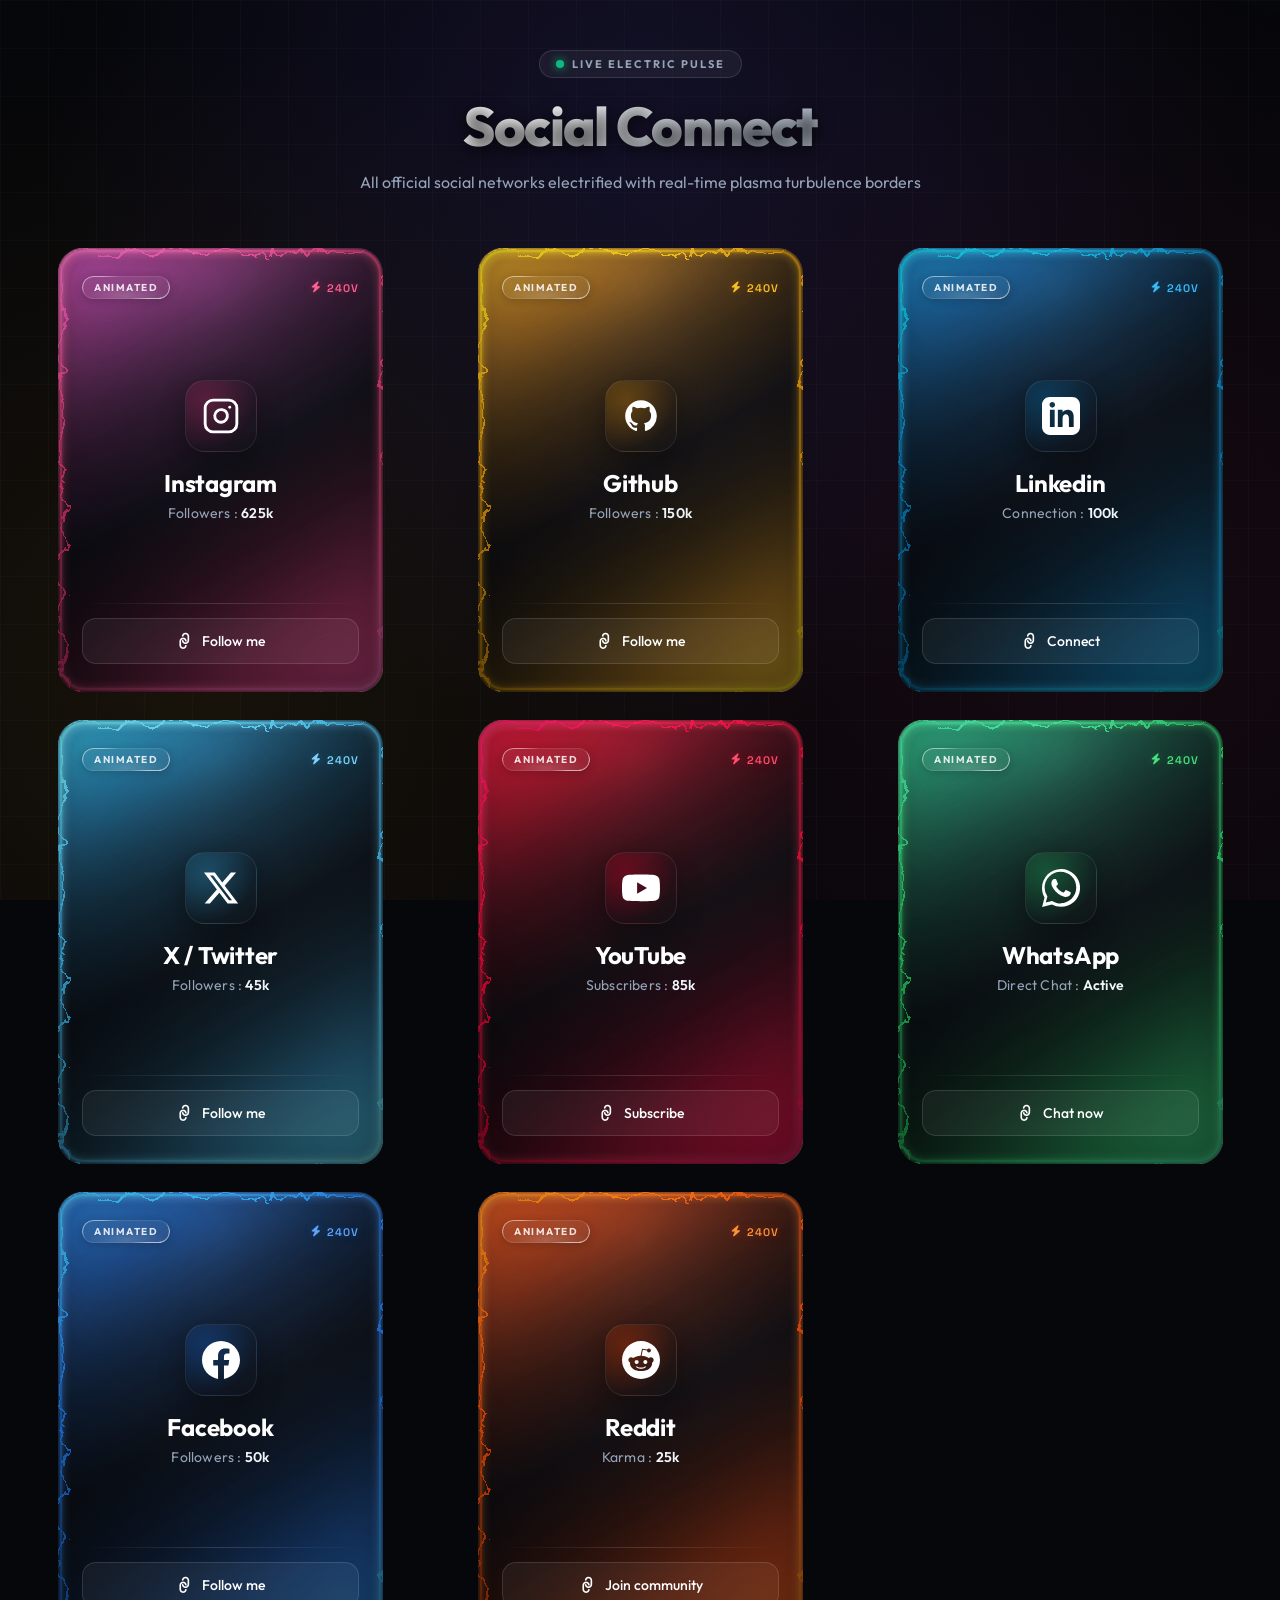
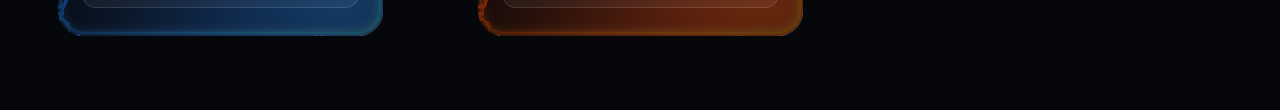
<file: Media/electric_banner.html>
<!DOCTYPE html>
<html lang="en">
<head>
  <meta charset="UTF-8">
  <meta name="viewport" content="width=device-width, initial-scale=1.0">
  <title>Animated Electric Social Media Showcase</title>
  <link rel="preconnect" href="https://fonts.googleapis.com">
  <link rel="preconnect" href="https://fonts.gstatic.com" crossorigin>
  <link href="https://fonts.googleapis.com/css2?family=Outfit:wght@300;400;500;600;700;800&family=Space+Grotesk:wght@500;700&display=swap" rel="stylesheet">
  <link rel="stylesheet" href="https://cdnjs.cloudflare.com/ajax/libs/font-awesome/6.5.1/css/all.min.css">
  <style>
    :root {
      --color-neutral-950: #06070a;
      --color-neutral-900: #0d1017;
      --font-main: 'Outfit', -apple-system, BlinkMacSystemFont, 'Segoe UI', Roboto, sans-serif;
      --font-mono: 'Space Grotesk', monospace;
    }

    * {
      margin: 0;
      padding: 0;
      box-sizing: border-box;
    }

    html {
      overflow-x: hidden;
    }

    body {
      font-family: var(--font-main);
      background-color: var(--color-neutral-950);
      color: #f1f5f9;
      min-height: 100vh;
      overflow-x: hidden;
      display: flex;
      flex-direction: column;
      align-items: center;
      justify-content: flex-start;
      padding: 50px 1.25rem 4rem;
      position: relative;
      -webkit-font-smoothing: antialiased;
    }

    /* Ambient lighting grid */
    body::before {
      content: '';
      position: fixed;
      inset: 0;
      background-image: 
        radial-gradient(circle at 50% 15%, rgba(99, 72, 221, 0.14) 0%, transparent 60%),
        radial-gradient(circle at 85% 65%, rgba(225, 48, 108, 0.08) 0%, transparent 50%),
        radial-gradient(circle at 15% 75%, rgba(245, 158, 11, 0.08) 0%, transparent 50%),
        linear-gradient(to right, rgba(255, 255, 255, 0.02) 1px, transparent 1px),
        linear-gradient(to bottom, rgba(255, 255, 255, 0.02) 1px, transparent 1px);
      background-size: 100% 100%, 100% 100%, 100% 100%, 48px 48px, 48px 48px;
      pointer-events: none;
      z-index: 0;
    }

    /* SVG Filter container */
    .svg-container {
      position: absolute;
      width: 0;
      height: 0;
      pointer-events: none;
      opacity: 0;
      overflow: hidden;
    }

    /* Header text */
    .banner-header {
      position: relative;
      z-index: 1;
      text-align: center;
      margin-bottom: 44px;
      padding: 0 1rem;
    }

    .banner-badge {
      display: inline-flex;
      align-items: center;
      gap: 8px;
      padding: 6px 16px;
      border-radius: 999px;
      background: rgba(255, 255, 255, 0.05);
      border: 1px solid rgba(255, 255, 255, 0.12);
      font-size: 11px;
      letter-spacing: 2px;
      text-transform: uppercase;
      font-weight: 700;
      color: #94a3b8;
      margin-bottom: 14px;
    }

    .banner-badge .pulse-dot {
      width: 8px;
      height: 8px;
      border-radius: 50%;
      background: #10b981;
      box-shadow: 0 0 10px #10b981;
      animation: pulseDot 2s infinite ease-in-out;
    }

    @keyframes pulseDot {
      0%, 100% { transform: scale(0.9); opacity: 0.8; }
      50% { transform: scale(1.3); opacity: 1; }
    }

    .banner-title {
      font-size: clamp(2rem, 5vw, 3.4rem);
      font-weight: 800;
      letter-spacing: -0.03em;
      background: linear-gradient(135deg, #ffffff 30%, #94a3b8 100%);
      -webkit-background-clip: text;
      -webkit-text-fill-color: transparent;
      margin-bottom: 10px;
      text-shadow: 0 4px 16px rgba(0, 0, 0, 0.8);
    }

    .banner-subtitle {
      font-size: clamp(14px, 2vw, 16px);
      color: #94a3b8;
      max-width: 600px;
      margin: 0 auto;
      line-height: 1.5;
    }

    /* Cards Responsive Grid */
    .cards-grid {
      position: relative;
      z-index: 1;
      display: grid;
      grid-template-columns: repeat(auto-fill, minmax(290px, 1fr));
      gap: 32px;
      max-width: 1360px;
      width: 100%;
      justify-items: center;
      align-items: stretch;
      padding: 10px 4px;
    }

    /* Individual Card Container */
    .card-container {
      width: 100%;
      max-width: 325px;
      min-width: 270px;
      padding: 2px;
      border-radius: 26px;
      position: relative;
      background: linear-gradient(
          -30deg,
          var(--gradient-color),
          transparent 50%,
          var(--gradient-color)
        ),
        linear-gradient(
          to bottom,
          rgba(15, 17, 23, 0.95),
          rgba(15, 17, 23, 0.95)
        );
      transition: transform 0.4s cubic-bezier(0.16, 1, 0.3, 1), box-shadow 0.4s ease;
      content-visibility: auto;
      contain-intrinsic-size: 325px 440px;
      transform: translateZ(0);
    }

    .card-container:hover {
      transform: translateY(-8px) translateZ(0);
    }

    /* Inner container */
    .inner-container {
      position: relative;
      border-radius: 24px;
      height: 440px;
      width: 100%;
    }

    /* Outer static border frame */
    .border-outer {
      border: 2px solid var(--border-outer-color);
      border-radius: 24px;
      width: 100%;
      height: 100%;
      box-sizing: border-box;
      padding-right: 4px;
      padding-bottom: 4px;
    }

    /* Main electric card applying the SVG turbulence displacement filter */
    .main-card {
      width: calc(100% + 8px);
      height: calc(100% + 8px);
      border-radius: 24px;
      border: 2px solid var(--electric-border-color);
      margin-top: -4px;
      margin-left: -4px;
      filter: url(#turbulent-displace);
      position: absolute;
      top: 0;
      left: 0;
      pointer-events: none;
      box-sizing: border-box;
      transform: translateZ(0);
      will-change: filter;
    }

    /* Dual Glow Layers */
    .glow-layer-1 {
      border: 2px solid var(--electric-glow-1);
      border-radius: 24px;
      width: 100%;
      height: 100%;
      position: absolute;
      top: 0;
      left: 0;
      right: 0;
      bottom: 0;
      filter: blur(1.5px);
      pointer-events: none;
      transform: translateZ(0);
    }

    .glow-layer-2 {
      border: 2px solid var(--electric-light-color);
      border-radius: 24px;
      width: 100%;
      height: 100%;
      position: absolute;
      top: 0;
      left: 0;
      right: 0;
      bottom: 0;
      filter: blur(4px);
      pointer-events: none;
      transform: translateZ(0);
    }

    /* Overlays for high-voltage energy highlights */
    .overlay-1 {
      position: absolute;
      width: 100%;
      height: 100%;
      top: 0;
      left: 0;
      right: 0;
      bottom: 0;
      border-radius: 24px;
      opacity: 0.85;
      mix-blend-mode: overlay;
      transform: scale(1.05) translateZ(0);
      filter: blur(14px);
      background: linear-gradient(
        -30deg,
        rgba(255, 255, 255, 0.9),
        transparent 35%,
        transparent 65%,
        rgba(255, 255, 255, 0.9)
      );
      pointer-events: none;
    }

    .overlay-2 {
      position: absolute;
      width: 100%;
      height: 100%;
      top: 0;
      left: 0;
      right: 0;
      bottom: 0;
      border-radius: 24px;
      opacity: 0.4;
      mix-blend-mode: overlay;
      transform: scale(1.05) translateZ(0);
      filter: blur(16px);
      background: linear-gradient(
        -30deg,
        rgba(255, 255, 255, 0.8),
        transparent 30%,
        transparent 70%,
        rgba(255, 255, 255, 0.8)
      );
      pointer-events: none;
    }

    /* Atmospheric ambient glow behind the card */
    .background-glow {
      position: absolute;
      width: 100%;
      height: 100%;
      top: 0;
      left: 0;
      right: 0;
      bottom: 0;
      border-radius: 24px;
      filter: blur(32px);
      transform: scale(1.1) translateZ(0);
      opacity: 0.35;
      z-index: -1;
      background: var(--background-glow-gradient);
      transition: opacity 0.4s ease, filter 0.4s ease;
      pointer-events: none;
    }

    .card-container:hover .background-glow {
      opacity: 0.65;
      filter: blur(40px);
    }

    /* Content container inside the card */
    .content-container {
      position: absolute;
      inset: 0;
      width: 100%;
      height: 100%;
      display: flex;
      flex-direction: column;
      justify-content: space-between;
      padding: 28px 24px;
      z-index: 2;
      border-radius: 24px;
      background: radial-gradient(
        120% 100% at 50% 10%,
        rgba(255, 255, 255, 0.04) 0%,
        rgba(0, 0, 0, 0.25) 60%,
        rgba(0, 0, 0, 0.6) 100%
      );
    }

    /* Top row inside card */
    .content-top {
      display: flex;
      align-items: center;
      justify-content: space-between;
      width: 100%;
    }

    .scrollbar-glass {
      background: radial-gradient(
          47.2% 50% at 50.39% 88.37%,
          rgba(255, 255, 255, 0.16) 0%,
          rgba(255, 255, 255, 0) 100%
        ),
        rgba(255, 255, 255, 0.05);
      position: relative;
      transition: all 0.3s ease;
      border-radius: 12px;
      width: fit-content;
      padding: 5px 12px;
      text-transform: uppercase;
      font-weight: 700;
      font-size: 10px;
      letter-spacing: 1.5px;
      color: rgba(255, 255, 255, 0.85);
      box-shadow: 0 2px 8px rgba(0, 0, 0, 0.2);
    }

    .scrollbar-glass:hover {
      background: radial-gradient(
          47.2% 50% at 50.39% 88.37%,
          rgba(255, 255, 255, 0.22) 0%,
          rgba(255, 255, 255, 0.1) 100%
        ),
        rgba(255, 255, 255, 0.1);
      color: #fff;
    }

    .scrollbar-glass::before {
      content: "";
      position: absolute;
      inset: 0;
      padding: 1px;
      background: linear-gradient(
        150deg,
        rgba(255, 255, 255, 0.5) 16.73%,
        rgba(255, 255, 255, 0.1) 30.2%,
        rgba(255, 255, 255, 0.1) 68.2%,
        rgba(255, 255, 255, 0.6) 81.89%
      );
      border-radius: inherit;
      mask: linear-gradient(#fff 0 0) content-box, linear-gradient(#fff 0 0);
      mask-composite: xor;
      -webkit-mask-composite: xor;
      pointer-events: none;
    }

    .electric-tag {
      font-family: var(--font-mono);
      font-size: 11px;
      font-weight: 600;
      color: var(--electric-light-color);
      letter-spacing: 1px;
      display: flex;
      align-items: center;
      gap: 5px;
      text-shadow: 0 0 8px var(--gradient-color);
    }

    /* Center Content Area */
    .content-center {
      display: flex;
      flex-direction: column;
      align-items: center;
      justify-content: center;
      text-align: center;
      margin: auto 0;
      padding: 12px 0;
    }

    .social-icon-wrapper {
      position: relative;
      width: 72px;
      height: 72px;
      display: flex;
      align-items: center;
      justify-content: center;
      margin-bottom: 16px;
      border-radius: 20px;
      background: rgba(255, 255, 255, 0.03);
      border: 1px solid rgba(255, 255, 255, 0.08);
      box-shadow: 0 8px 24px rgba(0, 0, 0, 0.35);
      transition: transform 0.4s ease, border-color 0.4s ease, box-shadow 0.4s ease;
    }

    .card-container:hover .social-icon-wrapper {
      transform: scale(1.08);
      border-color: var(--electric-light-color);
      box-shadow: 0 12px 30px rgba(0, 0, 0, 0.5), 0 0 20px var(--gradient-color);
    }

    .social-icon-wrapper svg {
      width: 38px;
      height: 38px;
      color: #ffffff;
      transition: transform 0.3s ease;
    }

    /* Platform title */
    .title {
      font-size: 24px;
      font-weight: 700;
      color: #ffffff;
      letter-spacing: -0.01em;
      margin-bottom: 6px;
    }

    /* Metric / followers */
    .followers-stat {
      font-size: 14px;
      color: #94a3b8;
      font-weight: 400;
      letter-spacing: 0.2px;
    }

    .followers-stat span {
      color: #f1f5f9;
      font-weight: 600;
    }

    /* Divider */
    .divider {
      border: none;
      height: 1px;
      background: linear-gradient(to right, transparent, rgba(255, 255, 255, 0.15), transparent);
      width: 100%;
      margin-bottom: 14px;
    }

    /* Bottom action button */
    .content-bottom {
      width: 100%;
    }

    .action-btn {
      display: flex;
      align-items: center;
      justify-content: center;
      gap: 10px;
      width: 100%;
      padding: 12px 18px;
      min-height: 46px;
      border-radius: 14px;
      background: rgba(255, 255, 255, 0.05);
      border: 1px solid rgba(255, 255, 255, 0.12);
      color: #ffffff;
      font-size: 14px;
      font-weight: 500;
      text-decoration: none;
      transition: all 0.3s cubic-bezier(0.16, 1, 0.3, 1);
      position: relative;
      overflow: hidden;
      touch-action: manipulation;
    }

    .action-btn::before {
      content: "";
      position: absolute;
      top: 0;
      left: -100%;
      width: 100%;
      height: 100%;
      background: linear-gradient(
        90deg,
        transparent,
        rgba(255, 255, 255, 0.18),
        transparent
      );
      transition: left 0.6s ease;
    }

    .action-btn:hover::before {
      left: 100%;
    }

    .action-btn:hover {
      background: var(--electric-border-color);
      border-color: var(--electric-light-color);
      box-shadow: 0 0 22px var(--gradient-color);
      transform: translateY(-2px);
      color: #ffffff;
    }

    .action-btn i {
      font-size: 13px;
      transform: rotate(-45deg);
      transition: transform 0.3s ease;
    }

    .action-btn:hover i {
      transform: rotate(0deg);
    }

    /* Brand colors */
    .card-instagram {
      --electric-border-color: #e1306c;
      --electric-light-color: #ff6090;
      --electric-glow-1: rgba(255, 77, 128, 0.6);
      --gradient-color: rgba(225, 48, 108, 0.35);
      --border-outer-color: rgba(225, 48, 108, 0.45);
      --background-glow-gradient: linear-gradient(-30deg, #e1306c, transparent 45%, #833ab4);
    }
    .card-instagram .social-icon-wrapper {
      background: radial-gradient(circle at 30% 30%, rgba(225, 48, 108, 0.25), transparent 70%);
    }

    .card-github {
      --electric-border-color: #f59e0b;
      --electric-light-color: #fbbf24;
      --electric-glow-1: rgba(245, 158, 11, 0.65);
      --gradient-color: rgba(245, 158, 11, 0.3);
      --border-outer-color: rgba(245, 158, 11, 0.45);
      --background-glow-gradient: linear-gradient(-30deg, #f59e0b, transparent 45%, #d97706);
    }
    .card-github .social-icon-wrapper {
      background: radial-gradient(circle at 30% 30%, rgba(245, 158, 11, 0.25), transparent 70%);
    }

    .card-linkedin {
      --electric-border-color: #0284c7;
      --electric-light-color: #38bdf8;
      --electric-glow-1: rgba(2, 132, 199, 0.65);
      --gradient-color: rgba(2, 132, 199, 0.3);
      --border-outer-color: rgba(2, 132, 199, 0.45);
      --background-glow-gradient: linear-gradient(-30deg, #0284c7, transparent 45%, #0a66c2);
    }
    .card-linkedin .social-icon-wrapper {
      background: radial-gradient(circle at 30% 30%, rgba(2, 132, 199, 0.25), transparent 70%);
    }

    .card-twitter {
      --electric-border-color: #38bdf8;
      --electric-light-color: #7dd3fc;
      --electric-glow-1: rgba(56, 189, 248, 0.65);
      --gradient-color: rgba(56, 189, 248, 0.3);
      --border-outer-color: rgba(56, 189, 248, 0.45);
      --background-glow-gradient: linear-gradient(-30deg, #38bdf8, transparent 45%, #0284c7);
    }
    .card-twitter .social-icon-wrapper {
      background: radial-gradient(circle at 30% 30%, rgba(56, 189, 248, 0.25), transparent 70%);
    }

    .card-youtube {
      --electric-border-color: #ff0033;
      --electric-light-color: #ff4d6d;
      --electric-glow-1: rgba(255, 0, 51, 0.65);
      --gradient-color: rgba(255, 0, 51, 0.35);
      --border-outer-color: rgba(255, 0, 51, 0.45);
      --background-glow-gradient: linear-gradient(-30deg, #ff0033, transparent 45%, #c00);
    }
    .card-youtube .social-icon-wrapper {
      background: radial-gradient(circle at 30% 30%, rgba(255, 0, 51, 0.25), transparent 70%);
    }

    .card-whatsapp {
      --electric-border-color: #25d366;
      --electric-light-color: #4ade80;
      --electric-glow-1: rgba(37, 211, 102, 0.65);
      --gradient-color: rgba(37, 211, 102, 0.3);
      --border-outer-color: rgba(37, 211, 102, 0.45);
      --background-glow-gradient: linear-gradient(-30deg, #25d366, transparent 45%, #128c7e);
    }
    .card-whatsapp .social-icon-wrapper {
      background: radial-gradient(circle at 30% 30%, rgba(37, 211, 102, 0.25), transparent 70%);
    }

    .card-facebook {
      --electric-border-color: #1877f2;
      --electric-light-color: #60a5fa;
      --electric-glow-1: rgba(24, 119, 242, 0.65);
      --gradient-color: rgba(24, 119, 242, 0.3);
      --border-outer-color: rgba(24, 119, 242, 0.45);
      --background-glow-gradient: linear-gradient(-30deg, #1877f2, transparent 45%, #0d55b5);
    }
    .card-facebook .social-icon-wrapper {
      background: radial-gradient(circle at 30% 30%, rgba(24, 119, 242, 0.25), transparent 70%);
    }

    .card-reddit {
      --electric-border-color: #ff4500;
      --electric-light-color: #fb923c;
      --electric-glow-1: rgba(255, 69, 0, 0.65);
      --gradient-color: rgba(255, 69, 0, 0.35);
      --border-outer-color: rgba(255, 69, 0, 0.45);
      --background-glow-gradient: linear-gradient(-30deg, #ff4500, transparent 45%, #c43100);
    }
    .card-reddit .social-icon-wrapper {
      background: radial-gradient(circle at 30% 30%, rgba(255, 69, 0, 0.25), transparent 70%);
    }

    /* Responsive grid */
    @media (min-width: 1300px) {
      .cards-grid {
        grid-template-columns: repeat(4, 1fr);
        gap: 30px;
      }
    }

    @media (max-width: 1299px) and (min-width: 960px) {
      .cards-grid {
        grid-template-columns: repeat(3, 1fr);
        gap: 28px;
      }
    }

    @media (max-width: 959px) and (min-width: 620px) {
      .cards-grid {
        grid-template-columns: repeat(2, 1fr);
        gap: 24px;
      }
      .inner-container {
        height: 430px;
      }
    }

    @media (max-width: 619px) {
      body {
        padding: 40px 1rem 3rem;
      }
      .banner-header {
        margin-bottom: 28px;
      }
      .cards-grid {
        grid-template-columns: 1fr;
        gap: 24px;
        padding: 6px 0;
      }
      .card-container {
        max-width: 340px;
        margin: 0 auto;
      }
      .inner-container {
        height: 420px;
      }
      .content-container {
        padding: 24px 20px;
      }
    }
  </style>
</head>
<body>

  <!-- ANIMATED SVG TURBULENCE DISPLACEMENT FILTER -->
  <svg class="svg-container" aria-hidden="true">
    <defs>
      <filter id="turbulent-displace" color-interpolation-filters="sRGB" x="-20%" y="-20%" width="140%" height="140%">
        <feTurbulence type="turbulence" baseFrequency="0.02" numOctaves="4" result="noise1" seed="1" />
        <feOffset in="noise1" dx="0" dy="0" result="offsetNoise1">
          <animate attributeName="dy" values="700; 0" dur="6s" repeatCount="indefinite" calcMode="linear" />
        </feOffset>

        <feTurbulence type="turbulence" baseFrequency="0.02" numOctaves="4" result="noise2" seed="1" />
        <feOffset in="noise2" dx="0" dy="0" result="offsetNoise2">
          <animate attributeName="dy" values="0; -700" dur="6s" repeatCount="indefinite" calcMode="linear" />
        </feOffset>

        <feTurbulence type="turbulence" baseFrequency="0.02" numOctaves="4" result="noise1" seed="2" />
        <feOffset in="noise1" dx="0" dy="0" result="offsetNoise3">
          <animate attributeName="dx" values="490; 0" dur="6s" repeatCount="indefinite" calcMode="linear" />
        </feOffset>

        <feTurbulence type="turbulence" baseFrequency="0.02" numOctaves="4" result="noise2" seed="2" />
        <feOffset in="noise2" dx="0" dy="0" result="offsetNoise4">
          <animate attributeName="dx" values="0; -490" dur="6s" repeatCount="indefinite" calcMode="linear" />
        </feOffset>

        <feComposite in="offsetNoise1" in2="offsetNoise2" result="part1" />
        <feComposite in="offsetNoise3" in2="offsetNoise4" result="part2" />
        <feBlend in="part1" in2="part2" mode="color-dodge" result="combinedNoise" />

        <feDisplacementMap in="SourceGraphic" in2="combinedNoise" scale="30" xChannelSelector="R" yChannelSelector="B" />
      </filter>
    </defs>
  </svg>

  <!-- Banner Header -->
  <header class="banner-header">
    <div class="banner-badge">
      <span class="pulse-dot"></span>
      <span>Live Electric Pulse</span>
    </div>
    <h1 class="banner-title">Social Connect</h1>
    <p class="banner-subtitle">All official social networks electrified with real-time plasma turbulence borders</p>
  </header>

  <!-- Cards Grid Container (All 8 Platforms) -->
  <main class="cards-grid">

    <!-- Card 1: Instagram -->
    <div class="card-container card-instagram">
      <div class="inner-container">
        <div class="border-outer">
          <div class="main-card"></div>
        </div>
        <div class="glow-layer-1"></div>
        <div class="glow-layer-2"></div>
      </div>

      <div class="overlay-1"></div>
      <div class="overlay-2"></div>
      <div class="background-glow"></div>

      <div class="content-container">
        <div class="content-top">
          <div class="scrollbar-glass">Animated</div>
          <div class="electric-tag"><i class="fa-solid fa-bolt"></i> 240V</div>
        </div>

        <div class="content-center">
          <div class="social-icon-wrapper">
            <svg viewBox="0 0 24 24" fill="none" stroke="currentColor" stroke-width="1.8" stroke-linecap="round" stroke-linejoin="round">
              <rect x="2" y="2" width="20" height="20" rx="5" ry="5"></rect>
              <path d="M16 11.37A4 4 0 1 1 12.63 8 4 4 0 0 1 16 11.37z"></path>
              <line x1="17.5" y1="6.5" x2="17.51" y2="6.5"></line>
            </svg>
          </div>
          <h2 class="title">Instagram</h2>
          <p class="followers-stat">Followers : <span>625k</span></p>
        </div>

        <div class="content-bottom">
          <hr class="divider" />
          <a href="https://www.instagram.com/ishantk_is?igsh=MW1oMTBreWZnemNpdA==" target="_blank" rel="noopener noreferrer" class="action-btn">
            <i class="fa-solid fa-link"></i>
            <span>Follow me</span>
          </a>
        </div>
      </div>
    </div>

    <!-- Card 2: GitHub -->
    <div class="card-container card-github">
      <div class="inner-container">
        <div class="border-outer">
          <div class="main-card"></div>
        </div>
        <div class="glow-layer-1"></div>
        <div class="glow-layer-2"></div>
      </div>

      <div class="overlay-1"></div>
      <div class="overlay-2"></div>
      <div class="background-glow"></div>

      <div class="content-container">
        <div class="content-top">
          <div class="scrollbar-glass">Animated</div>
          <div class="electric-tag"><i class="fa-solid fa-bolt"></i> 240V</div>
        </div>

        <div class="content-center">
          <div class="social-icon-wrapper">
            <svg viewBox="0 0 24 24" fill="currentColor">
              <path fill-rule="evenodd" clip-rule="evenodd" d="M12 2C6.477 2 2 6.484 2 12.017c0 4.425 2.865 8.18 6.839 9.504.5.092.682-.217.682-.483 0-.237-.008-.868-.013-1.703-2.782.605-3.369-1.343-3.369-1.343-.454-1.158-1.11-1.466-1.11-1.466-.908-.62.069-.608.069-.608 1.003.07 1.53 1.032 1.53 1.032.892 1.53 2.341 1.088 2.91.832.092-.647.35-1.088.636-1.338-2.22-.253-4.555-1.113-4.555-4.951 0-1.093.39-1.988 1.029-2.688-.103-.253-.446-1.272.098-2.65 0 0 .84-.27 2.75 1.026A9.564 9.564 0 0112 6.844c.85.004 1.705.115 2.504.337 1.909-1.296 2.747-1.027 2.747-1.027.546 1.379.202 2.398.1 2.651.64.7 1.028 1.595 1.028 2.688 0 3.848-2.339 4.695-4.566 4.943.359.309.678.92.678 1.855 0 1.338-.012 2.419-.012 2.747 0 .268.18.58.688.482A10.019 10.019 0 0022 12.017C22 6.484 17.522 2 12 2z"/>
            </svg>
          </div>
          <h2 class="title">Github</h2>
          <p class="followers-stat">Followers : <span>150k</span></p>
        </div>

        <div class="content-bottom">
          <hr class="divider" />
          <a href="https://github.com/Ishantkohli" target="_blank" rel="noopener noreferrer" class="action-btn">
            <i class="fa-solid fa-link"></i>
            <span>Follow me</span>
          </a>
        </div>
      </div>
    </div>

    <!-- Card 3: LinkedIn -->
    <div class="card-container card-linkedin">
      <div class="inner-container">
        <div class="border-outer">
          <div class="main-card"></div>
        </div>
        <div class="glow-layer-1"></div>
        <div class="glow-layer-2"></div>
      </div>

      <div class="overlay-1"></div>
      <div class="overlay-2"></div>
      <div class="background-glow"></div>

      <div class="content-container">
        <div class="content-top">
          <div class="scrollbar-glass">Animated</div>
          <div class="electric-tag"><i class="fa-solid fa-bolt"></i> 240V</div>
        </div>

        <div class="content-center">
          <div class="social-icon-wrapper">
            <svg viewBox="0 0 24 24" fill="currentColor">
              <path d="M19 0h-14c-2.761 0-5 2.239-5 5v14c0 2.761 2.239 5 5 5h14c2.762 0 5-2.239 5-5v-14c0-2.761-2.238-5-5-5zm-11 19h-3v-11h3v11zm-1.5-12.268c-.966 0-1.75-.79-1.75-1.764s.784-1.764 1.75-1.764 1.75.79 1.75 1.764-.783 1.764-1.75 1.764zm13.5 12.268h-3v-5.604c0-3.368-4-3.113-4 0v5.604h-3v-11h3v1.765c1.396-2.586 7-2.777 7 2.476v6.759z"/>
            </svg>
          </div>
          <h2 class="title">Linkedin</h2>
          <p class="followers-stat">Connection : <span>100k</span></p>
        </div>

        <div class="content-bottom">
          <hr class="divider" />
          <a href="https://www.linkedin.com/in/ishant-kohli-292485381?utm_source=share_via&utm_content=profile&utm_medium=member_android" target="_blank" rel="noopener noreferrer" class="action-btn">
            <i class="fa-solid fa-link"></i>
            <span>Connect</span>
          </a>
        </div>
      </div>
    </div>

    <!-- Card 4: X / Twitter -->
    <div class="card-container card-twitter">
      <div class="inner-container">
        <div class="border-outer">
          <div class="main-card"></div>
        </div>
        <div class="glow-layer-1"></div>
        <div class="glow-layer-2"></div>
      </div>

      <div class="overlay-1"></div>
      <div class="overlay-2"></div>
      <div class="background-glow"></div>

      <div class="content-container">
        <div class="content-top">
          <div class="scrollbar-glass">Animated</div>
          <div class="electric-tag"><i class="fa-solid fa-bolt"></i> 240V</div>
        </div>

        <div class="content-center">
          <div class="social-icon-wrapper">
            <svg viewBox="0 0 24 24" fill="currentColor">
              <path d="M18.244 2.25h3.308l-7.227 8.26 8.502 11.24H16.17l-5.214-6.817L4.99 21.75H1.68l7.73-8.835L1.254 2.25H8.08l4.713 6.231zm-1.161 17.52h1.833L7.084 4.126H5.117z"/>
            </svg>
          </div>
          <h2 class="title">X / Twitter</h2>
          <p class="followers-stat">Followers : <span>45k</span></p>
        </div>

        <div class="content-bottom">
          <hr class="divider" />
          <a href="https://x.com/Ishant_Kohli_Dv?t=ZWJ5X3lQ7sXQfz5cyqilGw&s=09" target="_blank" rel="noopener noreferrer" class="action-btn">
            <i class="fa-solid fa-link"></i>
            <span>Follow me</span>
          </a>
        </div>
      </div>
    </div>

    <!-- Card 5: YouTube -->
    <div class="card-container card-youtube">
      <div class="inner-container">
        <div class="border-outer">
          <div class="main-card"></div>
        </div>
        <div class="glow-layer-1"></div>
        <div class="glow-layer-2"></div>
      </div>

      <div class="overlay-1"></div>
      <div class="overlay-2"></div>
      <div class="background-glow"></div>

      <div class="content-container">
        <div class="content-top">
          <div class="scrollbar-glass">Animated</div>
          <div class="electric-tag"><i class="fa-solid fa-bolt"></i> 240V</div>
        </div>

        <div class="content-center">
          <div class="social-icon-wrapper">
            <svg viewBox="0 0 24 24" fill="currentColor">
              <path d="M23.498 6.186a3.016 3.016 0 0 0-2.122-2.136C19.505 3.545 12 3.545 12 3.545s-7.505 0-9.377.505A3.017 3.017 0 0 0 .502 6.186C0 8.07 0 12 0 12s0 3.93.502 5.814a3.016 3.016 0 0 0 2.122 2.136c1.871.505 9.376.505 9.376.505s7.505 0 9.377-.505a3.015 3.015 0 0 0 2.122-2.136C24 15.93 24 12 24 12s0-3.93-.502-5.814zM9.545 15.568V8.432L15.818 12l-6.273 3.568z"/>
            </svg>
          </div>
          <h2 class="title">YouTube</h2>
          <p class="followers-stat">Subscribers : <span>85k</span></p>
        </div>

        <div class="content-bottom">
          <hr class="divider" />
          <a href="https://www.youtube.com/" target="_blank" rel="noopener noreferrer" class="action-btn">
            <i class="fa-solid fa-link"></i>
            <span>Subscribe</span>
          </a>
        </div>
      </div>
    </div>

    <!-- Card 6: WhatsApp -->
    <div class="card-container card-whatsapp">
      <div class="inner-container">
        <div class="border-outer">
          <div class="main-card"></div>
        </div>
        <div class="glow-layer-1"></div>
        <div class="glow-layer-2"></div>
      </div>

      <div class="overlay-1"></div>
      <div class="overlay-2"></div>
      <div class="background-glow"></div>

      <div class="content-container">
        <div class="content-top">
          <div class="scrollbar-glass">Animated</div>
          <div class="electric-tag"><i class="fa-solid fa-bolt"></i> 240V</div>
        </div>

        <div class="content-center">
          <div class="social-icon-wrapper">
            <svg viewBox="0 0 24 24" fill="currentColor">
              <path d="M12.031 0C5.395 0 0 5.394 0 12.03c0 2.118.553 4.187 1.603 6.009L.065 24l6.126-1.607a12.01 12.01 0 0 0 5.84 1.5c6.634 0 12.029-5.394 12.029-12.03A12.032 12.032 0 0 0 12.031 0zm0 21.86c-1.879 0-3.719-.506-5.321-1.463l-.382-.227-3.955 1.037 1.056-3.856-.249-.396a9.98 9.98 0 0 1-1.534-5.267c0-5.508 4.482-9.99 9.993-9.99a9.96 9.96 0 0 1 7.07 2.929 9.96 9.96 0 0 1 2.924 7.062c0 5.509-4.482 9.99-9.993 9.99zm5.48-7.48c-.3-.15-1.776-.876-2.05-.976-.276-.101-.476-.15-.676.15-.2.3-.775.976-.95 1.176-.176.2-.351.226-.651.076-.3-.15-1.268-.467-2.416-1.491-.893-.797-1.496-1.782-1.671-2.082-.176-.3-.019-.462.131-.612.136-.135.3-.35.45-.526.15-.175.2-.3.3-.5.1-.2.05-.375-.025-.525-.075-.15-.676-1.63-.926-2.232-.243-.587-.49-.507-.676-.517-.175-.01-.375-.01-.575-.01-.2 0-.526.075-.801.375-.276.3-1.052 1.028-1.052 2.507 0 1.48 1.077 2.908 1.227 3.109.15.2 2.119 3.235 5.134 4.537.717.31 1.277.495 1.713.633.72.229 1.376.196 1.895.119.578-.086 1.776-.726 2.026-1.427.25-.701.25-1.302.175-1.427-.075-.125-.275-.2-.575-.35z"/>
            </svg>
          </div>
          <h2 class="title">WhatsApp</h2>
          <p class="followers-stat">Direct Chat : <span>Active</span></p>
        </div>

        <div class="content-bottom">
          <hr class="divider" />
          <a href="https://wa.me/qr/73CGX6ZNDLTLK1" target="_blank" rel="noopener noreferrer" class="action-btn">
            <i class="fa-solid fa-link"></i>
            <span>Chat now</span>
          </a>
        </div>
      </div>
    </div>

    <!-- Card 7: Facebook -->
    <div class="card-container card-facebook">
      <div class="inner-container">
        <div class="border-outer">
          <div class="main-card"></div>
        </div>
        <div class="glow-layer-1"></div>
        <div class="glow-layer-2"></div>
      </div>

      <div class="overlay-1"></div>
      <div class="overlay-2"></div>
      <div class="background-glow"></div>

      <div class="content-container">
        <div class="content-top">
          <div class="scrollbar-glass">Animated</div>
          <div class="electric-tag"><i class="fa-solid fa-bolt"></i> 240V</div>
        </div>

        <div class="content-center">
          <div class="social-icon-wrapper">
            <svg viewBox="0 0 24 24" fill="currentColor">
              <path d="M24 12.073c0-6.627-5.373-12-12-12s-12 5.373-12 12c0 5.99 4.388 10.954 10.125 11.854v-8.385H7.078v-3.47h3.047V9.43c0-3.007 1.792-4.669 4.533-4.669 1.312 0 2.686.235 2.686.235v2.953H15.83c-1.491 0-1.956.925-1.956 1.874v2.25h3.328l-.532 3.47h-2.796v8.385C19.612 23.027 24 18.062 24 12.073z"/>
            </svg>
          </div>
          <h2 class="title">Facebook</h2>
          <p class="followers-stat">Followers : <span>50k</span></p>
        </div>

        <div class="content-bottom">
          <hr class="divider" />
          <a href="https://www.facebook.com/share/1AgpiNawhd/" target="_blank" rel="noopener noreferrer" class="action-btn">
            <i class="fa-solid fa-link"></i>
            <span>Follow me</span>
          </a>
        </div>
      </div>
    </div>

    <!-- Card 8: Reddit -->
    <div class="card-container card-reddit">
      <div class="inner-container">
        <div class="border-outer">
          <div class="main-card"></div>
        </div>
        <div class="glow-layer-1"></div>
        <div class="glow-layer-2"></div>
      </div>

      <div class="overlay-1"></div>
      <div class="overlay-2"></div>
      <div class="background-glow"></div>

      <div class="content-container">
        <div class="content-top">
          <div class="scrollbar-glass">Animated</div>
          <div class="electric-tag"><i class="fa-solid fa-bolt"></i> 240V</div>
        </div>

        <div class="content-center">
          <div class="social-icon-wrapper">
            <svg viewBox="0 0 24 24" fill="currentColor">
              <path d="M12 0A12 12 0 0 0 0 12a12 12 0 0 0 12 12 12 12 0 0 0 12-12A12 12 0 0 0 12 0zm5.01 4.744c.688 0 1.25.56 1.25 1.249a1.25 1.25 0 0 1-2.498.056l-2.597-.547-.8 3.747c1.824.07 3.48.632 4.674 1.488.308-.309.73-.491 1.207-.491.968 0 1.754.786 1.754 1.754 0 .716-.435 1.333-1.01 1.614a3.111 3.111 0 0 1 .042.52c0 2.694-3.13 4.87-7.004 4.87-3.874 0-7.004-2.176-7.004-4.87 0-.183.015-.366.043-.534A1.748 1.748 0 0 1 4.028 12c0-.968.786-1.754 1.754-1.754.463 0 .898.196 1.207.49 1.207-.883 2.878-1.43 4.744-1.487l.885-4.182a.342.342 0 0 1 .14-.197.35.35 0 0 1 .238-.042l2.906.617a1.214 1.214 0 0 1 1.108-.702zM9.25 12C8.561 12 8 12.562 8 13.25c0 .687.561 1.248 1.25 1.248.687 0 1.248-.561 1.248-1.249 0-.688-.561-1.249-1.249-1.249zm5.5 0c-.687 0-1.248.561-1.248 1.25 0 .687.561 1.248 1.249 1.248.688 0 1.249-.561 1.249-1.249 0-.687-.562-1.249-1.25-1.249zm-5.466 3.99a.327.327 0 0 0-.231.094.33.33 0 0 0 0 .463c.842.842 2.484.913 2.961.913.477 0 2.105-.056 2.961-.913a.361.361 0 0 0 .029-.463.33.33 0 0 0-.464 0c-.547.533-1.684.73-2.512.73-.828 0-1.979-.196-2.512-.73a.326.326 0 0 0-.232-.095z"/>
            </svg>
          </div>
          <h2 class="title">Reddit</h2>
          <p class="followers-stat">Karma : <span>25k</span></p>
        </div>

        <div class="content-bottom">
          <hr class="divider" />
          <a href="https://www.reddit.com/u/Ishant_k/s/eWeBI89LRu" target="_blank" rel="noopener noreferrer" class="action-btn">
            <i class="fa-solid fa-link"></i>
            <span>Join community</span>
          </a>
        </div>
      </div>
    </div>

  </main>

</body>
</html>
</file>
